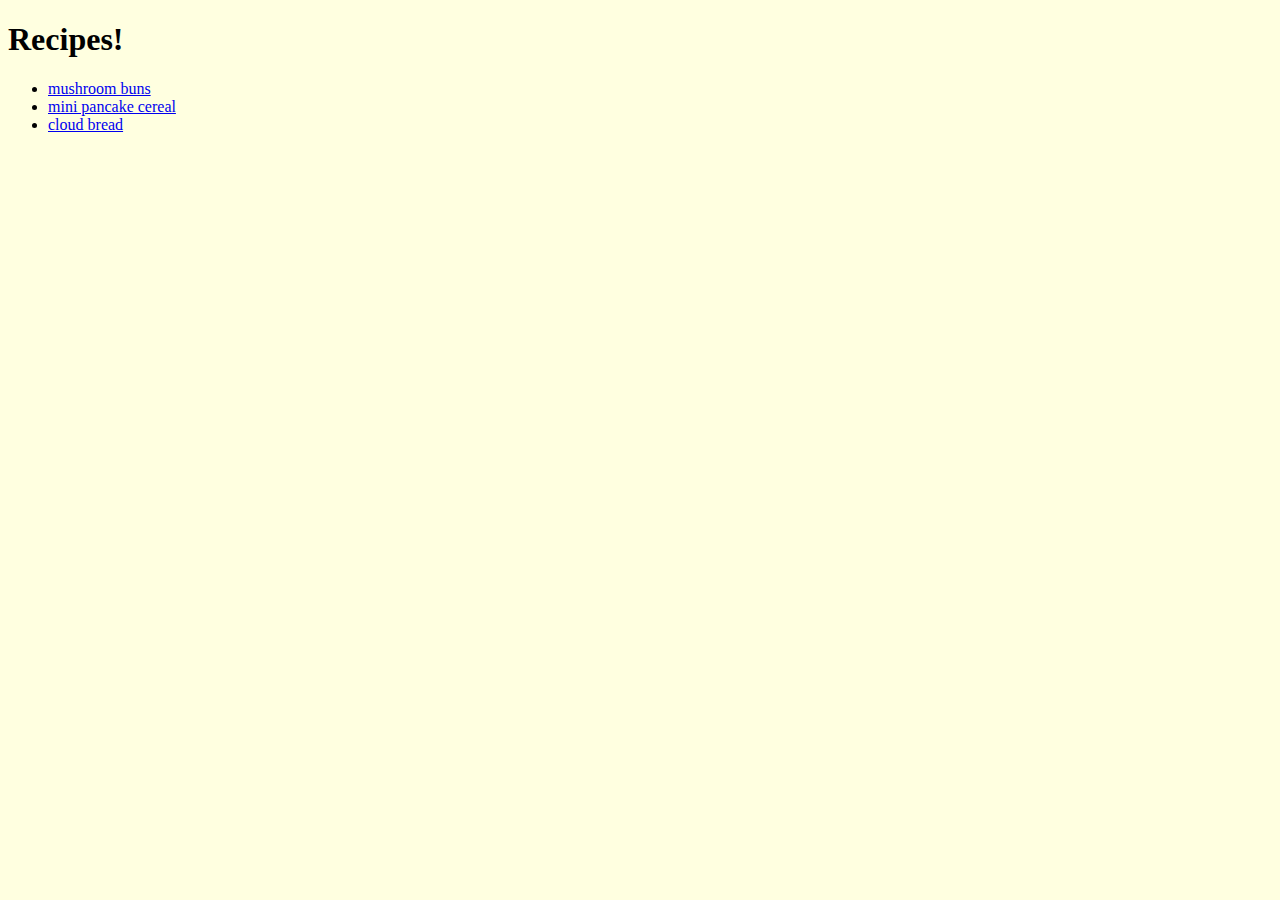
<file: index.html>
<!DOCTYPE html>

<html lang="en">

<head>
    <meta charset="utf-8">
    <title>Recipes!</title>
    <link rel="stylesheet" href="./static/style.css">
</head>

<body>
    <h1>Recipes!</h1>
    <ul>
        <li><a href="./listrecipes/mushroom-buns.html">mushroom buns</a></li>
        <li><a href="./listrecipes/mini-pancake-cereal.html">mini pancake cereal</a></li>
        <li><a href="./listrecipes/cloud-bread.html">cloud bread</a></li>
    </ul>
    
</body>

</html>
</file>
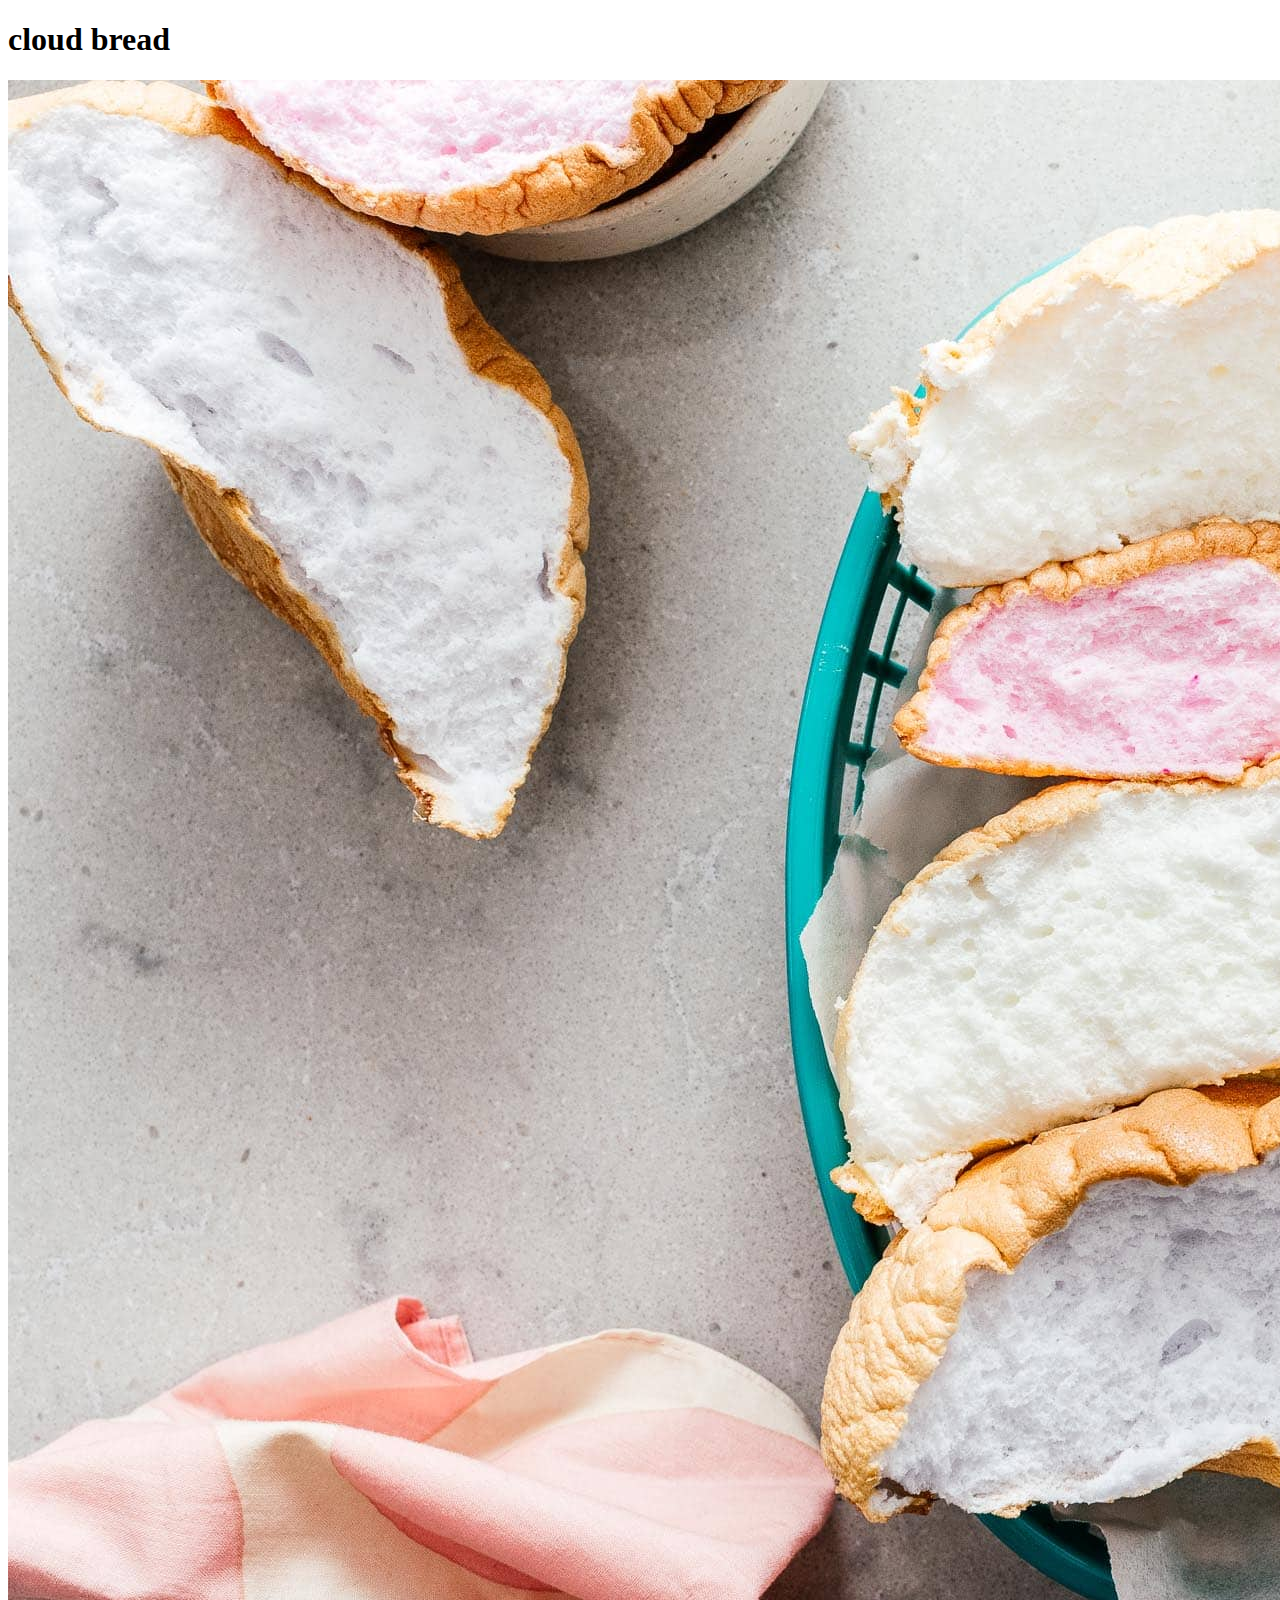
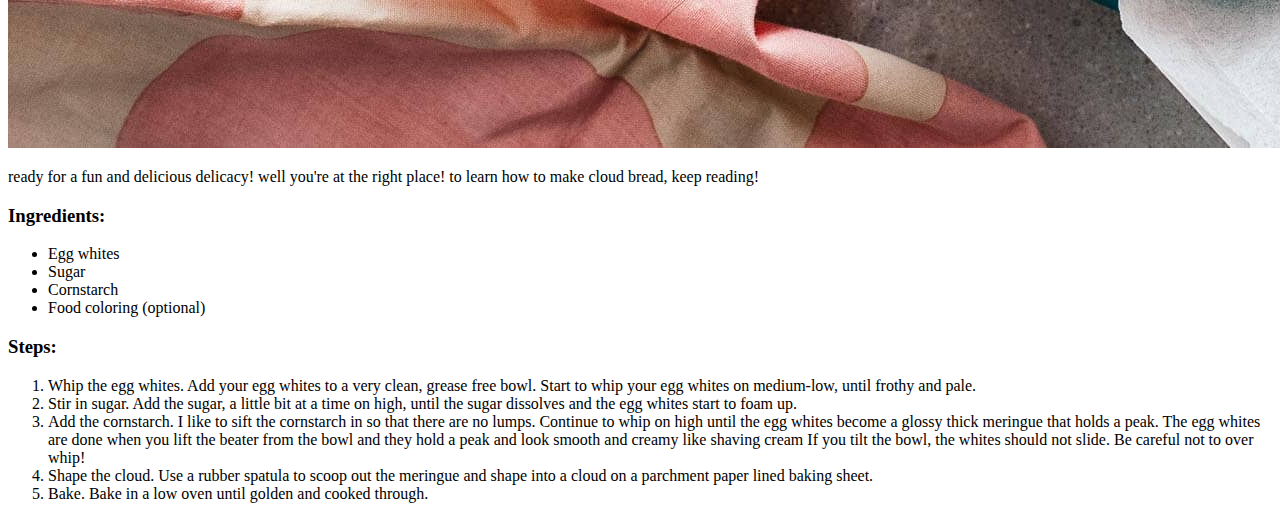
<file: listrecipes/cloud-bread.html>
<!DOCTYPE html>

<html lang="en">

<head>
    <meta charset="UTF-8">
    <meta http-equiv="X-UA-Compatible" content="IE=edge">
    <meta name="viewport" content="width=device-width, initial-scale=1.0">
    <title>cloud bread</title>
</head>

<body>
    
</body>
    <h1>cloud bread</h1>
    <img src="../images/cloud-bread.jpeg" atr="Cloud Bread">

    <p>ready for a fun and delicious delicacy! well you're at the right place! to learn how to make cloud bread, keep reading! </p>

    <h3>Ingredients:</h3>
    <ul>
        <li>Egg whites</li>
        <li>Sugar</li>
        <li>Cornstarch</li>
        <li>Food coloring (optional)</li>
    </ul>

    <h3>Steps:</h3>
    <ol>
        <li>Whip the egg whites. Add your egg whites to a very clean, grease free bowl. Start to whip your egg whites on medium-low, until frothy and pale.</li>
        <li>Stir in sugar. Add the sugar, a little bit at a time on high, until the sugar dissolves and the egg whites start to foam up.</li>
        <li>Add the cornstarch. I like to sift the cornstarch in so that there are no lumps. Continue to whip on high until the egg whites become a glossy thick meringue that holds a peak. The egg whites are done when you lift the beater from the bowl and they hold a peak and look smooth and creamy like shaving cream If you tilt the bowl, the whites should not slide. Be careful not to over whip!</li>
        <li>Shape the cloud. Use a rubber spatula to scoop out the meringue and shape into a cloud on a parchment paper lined baking sheet.</li>
        <li>Bake. Bake in a low oven until golden and cooked through.</li>
    </ol>  
</html>
</file>
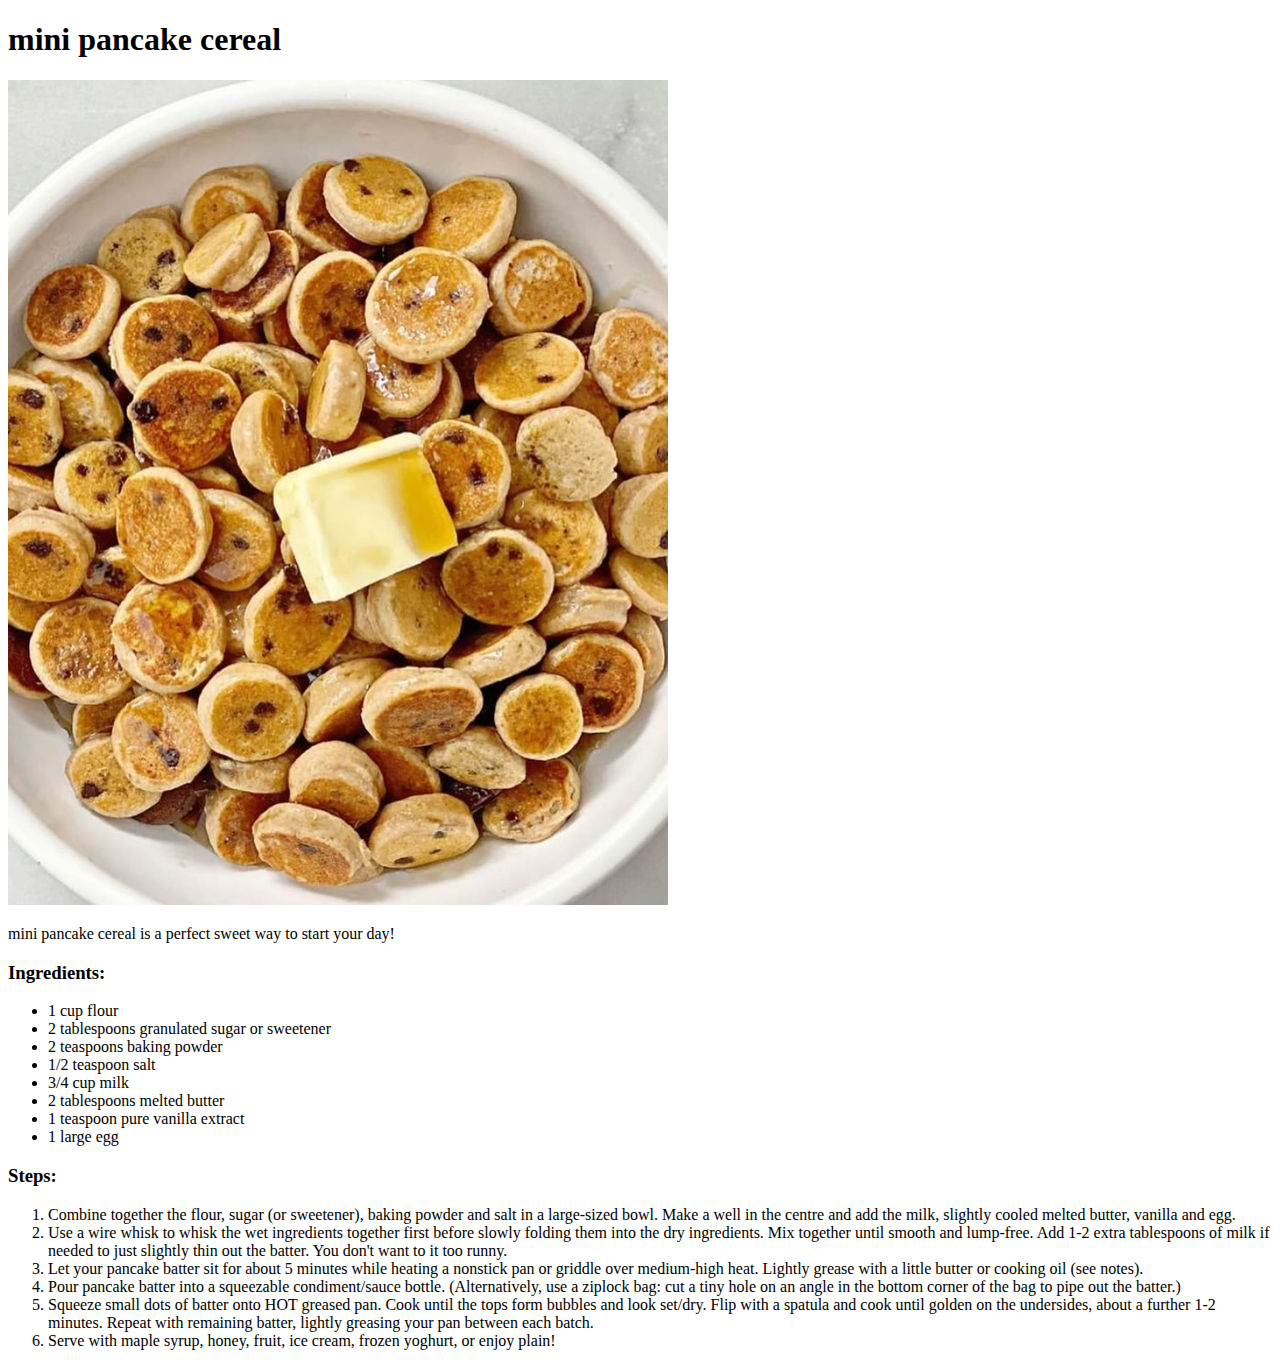
<file: listrecipes/mini-pancake-cereal.html>
<!DOCTYPE html>

<html lang="en">

<head>
    <meta charset="UTF-8">
    <meta http-equiv="X-UA-Compatible" content="IE=edge">
    <meta name="viewport" content="width=device-width, initial-scale=1.0">
    <title>mini pancake cereal</title>
</head>

<body>
    <h1>mini pancake cereal</h1>
    <img src="../images/mini-pancake-cereal.jpeg" atr="Mini Pancake Cereal">

    <p>mini pancake cereal is a perfect sweet way to start your day!</p>

    <h3>Ingredients:</h3>
    <ul>
        <li>1 cup flour</li>
        <li>2 tablespoons granulated sugar or sweetener</li>
        <li>2 teaspoons baking powder</li>
        <li>1/2 teaspoon salt</li>
        <li>3/4 cup milk</li>
        <li>2 tablespoons melted butter</li>
        <li>1 teaspoon pure vanilla extract</li>
        <li>1 large egg</li>
    </ul>

    <h3>Steps:</h3>
    <ol>
        <li>Combine together the flour, sugar (or sweetener), baking powder and salt in a large-sized bowl. Make a well in the centre and add the milk, slightly cooled melted butter, vanilla and egg.</li>
        <li>Use a wire whisk to whisk the wet ingredients together first before slowly folding them into the dry ingredients. Mix together until smooth and lump-free. Add 1-2 extra tablespoons of milk if needed to just slightly thin out the batter. You don't want to it too runny.</li>
        <li>Let your pancake batter sit for about 5 minutes while heating a nonstick pan or griddle over medium-high heat. Lightly grease with a little butter or cooking oil (see notes).</li>
        <li>Pour pancake batter into a squeezable condiment/sauce bottle. (Alternatively, use a ziplock bag: cut a tiny hole on an angle in the bottom corner of the bag to pipe out the batter.)</li>
        <li>Squeeze small dots of batter onto HOT greased pan. Cook until the tops form bubbles and look set/dry. Flip with a spatula and cook until golden on the undersides, about a further 1-2 minutes. Repeat with remaining batter, lightly greasing your pan between each batch.</li>
        <li>Serve with maple syrup, honey, fruit, ice cream, frozen yoghurt, or enjoy plain!</li>
    </ol>
</body>

</html>
</file>
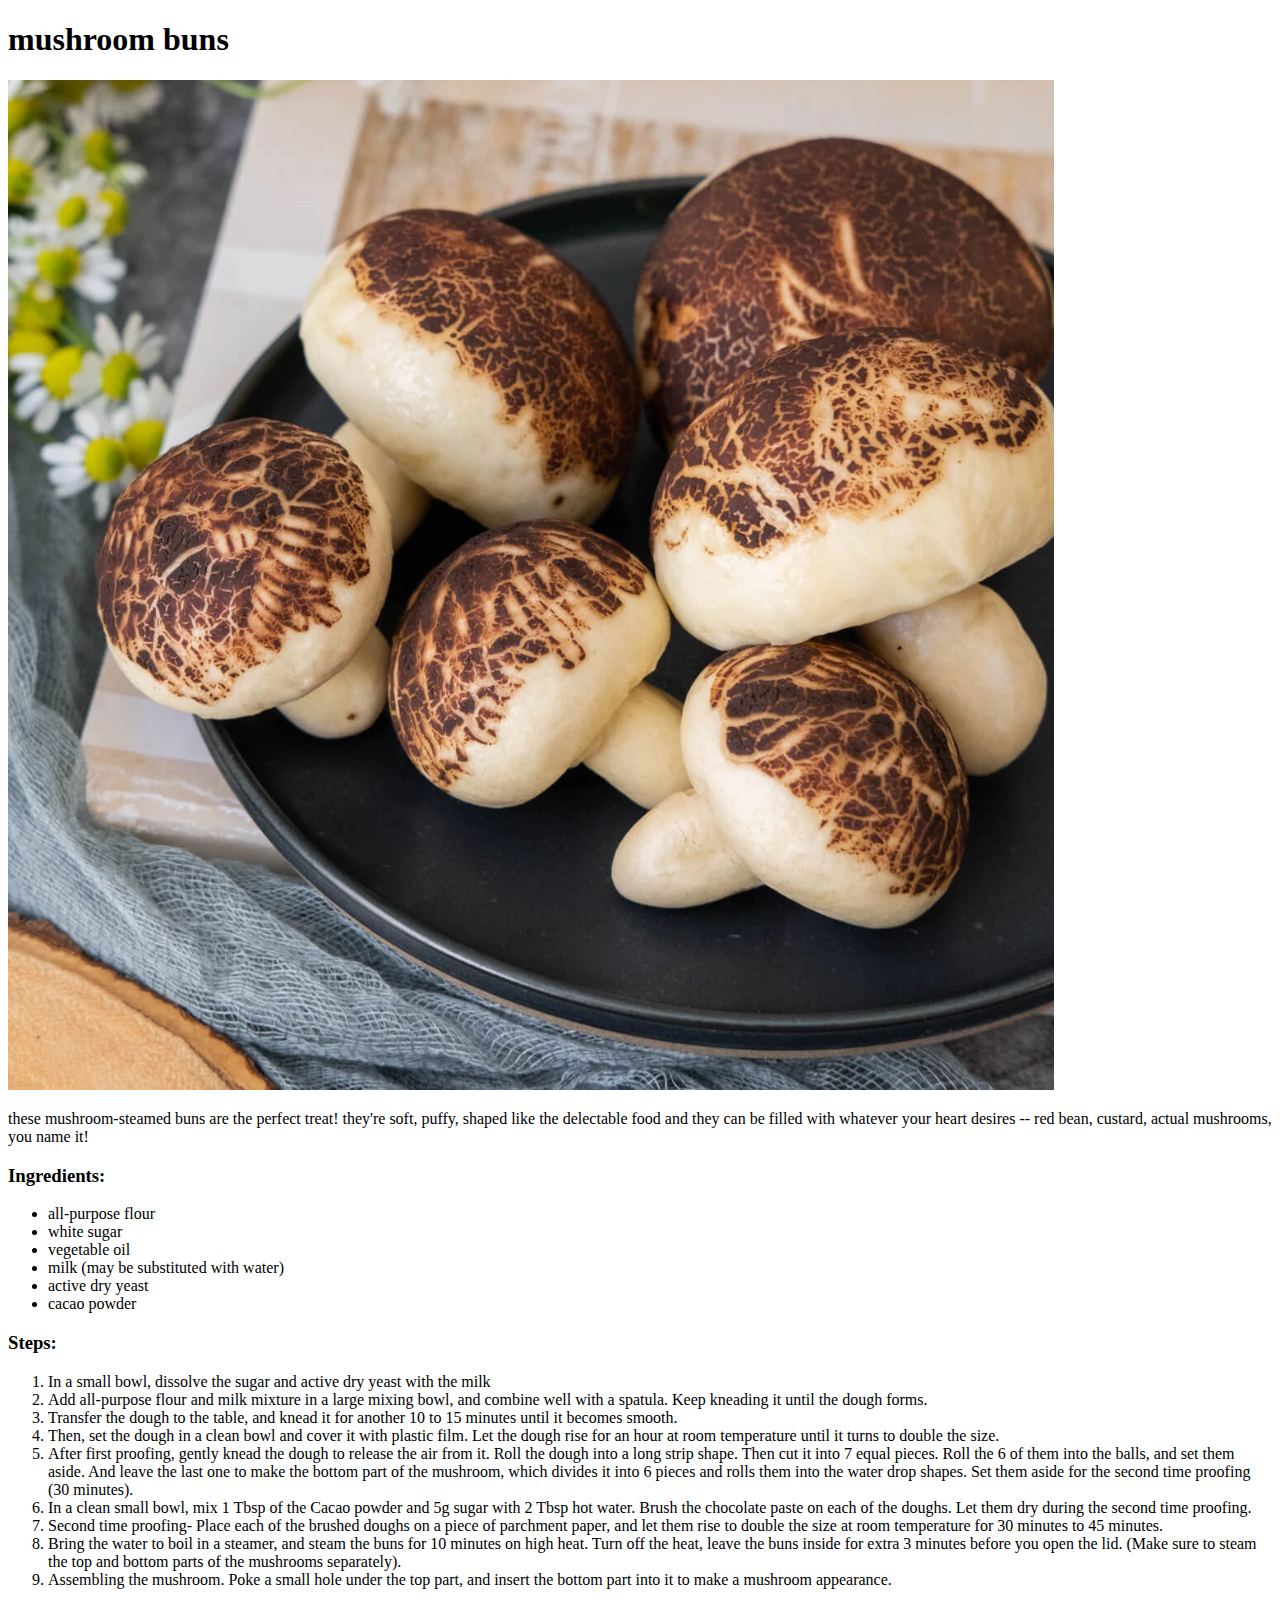
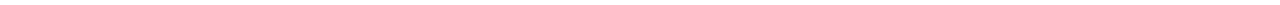
<file: listrecipes/mushroom-buns.html>
<!DOCTYPE html>

<html lang="en">

<head>
    <meta charset="UTF-8">
    <meta http-equiv="X-UA-Compatible" content="IE=edge">
    <meta name="viewport" content="width=device-width, initial-scale=1.0">
    <title>mushroom buns</title>
</head>

<body>
    <h1>mushroom buns</h1>
    <img src="../images/mushroom-buns-pic.png" atr="Mushroom Buns">

    <p>these mushroom-steamed buns are the perfect treat! they're soft, puffy, shaped 
        like the delectable food and they can be filled with whatever your heart desires 
        -- red bean, custard, actual mushrooms, you name it!</p>

    <h3>Ingredients:</h3>
    <ul>
        <li>all-purpose flour</li>
        <li>white sugar</li>
        <li>vegetable oil</li>
        <li>milk (may be substituted with water)</li>
        <li>active dry yeast</li>
        <li>cacao powder</li>
    </ul>

    <h3>Steps:</h3>
    <ol>
        <li>In a small bowl, dissolve the sugar and active dry yeast with the milk</li>
        <li>Add all-purpose flour and milk mixture in a large mixing bowl, and combine well with a spatula. Keep kneading it until the dough forms.</li>
        <li>Transfer the dough to the table, and knead it for another 10 to 15 minutes until it becomes smooth.</li>
        <li>Then, set the dough in a clean bowl and cover it with plastic film. Let the dough rise for an hour at room temperature until it turns to double the size.</li>
        <li>After first proofing, gently knead the dough to release the air from it. Roll the dough into a long strip shape. Then cut it into 7 equal pieces. Roll the 6 of them into the balls, and set them aside. And leave the last one to make the bottom part of the mushroom, which divides it into 6 pieces and rolls them into the water drop shapes. Set them aside for the second time proofing (30 minutes).</li>
        <li>In a clean small bowl, mix 1 Tbsp of the Cacao powder and 5g sugar with 2 Tbsp hot water. Brush the chocolate paste on each of the doughs. Let them dry during the second time proofing.</li>
        <li>Second time proofing- Place each of the brushed doughs on a piece of parchment paper, and let them rise to double the size at room temperature for 30 minutes to 45 minutes.</li>
        <li>Bring the water to boil in a steamer, and steam the buns for 10 minutes on high heat. Turn off the heat, leave the buns inside for extra 3 minutes before you open the lid. (Make sure to steam the top and bottom parts of the mushrooms separately).</li>
        <li>Assembling the mushroom. Poke a small hole under the top part, and insert the bottom part into it to make a mushroom appearance.</li>
    </ol>
</body>

</html>
</file>
<file: static/style.css>
* {
    background-color: lightyellow;
}
</file>
